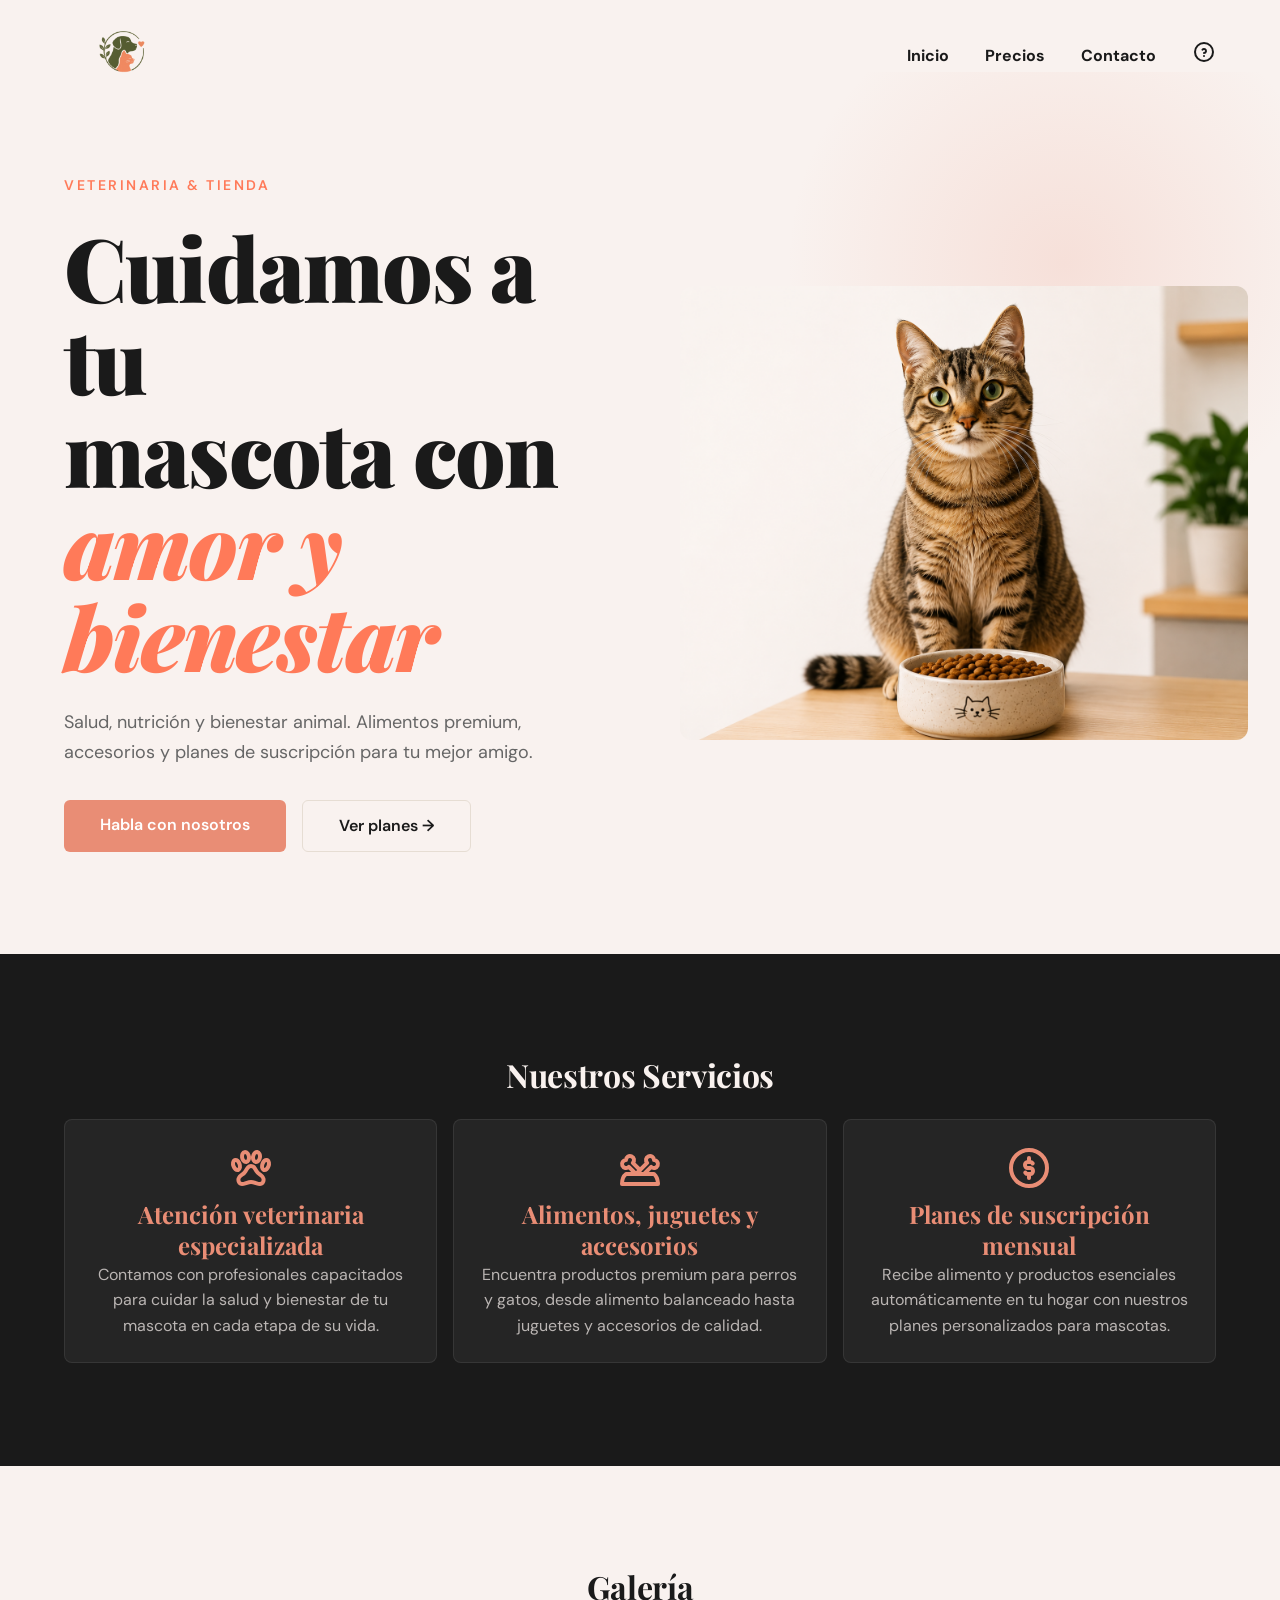
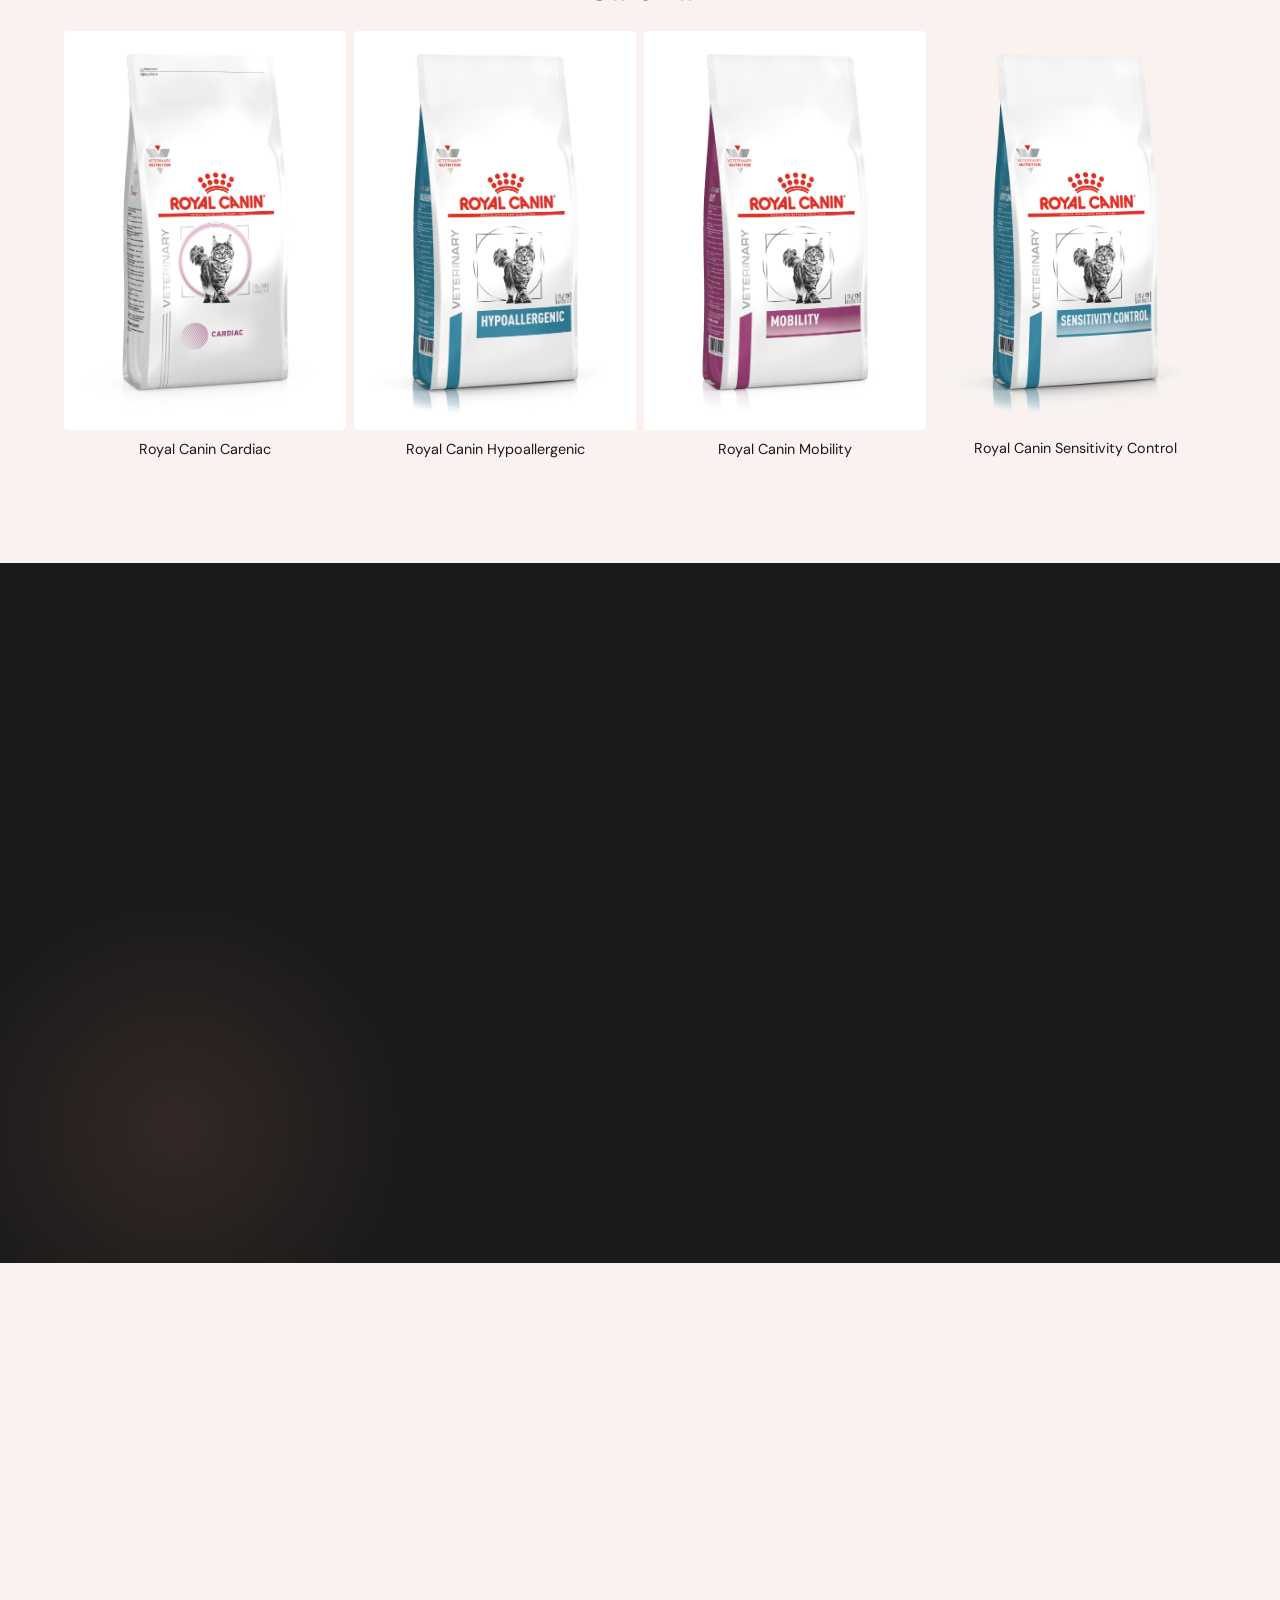
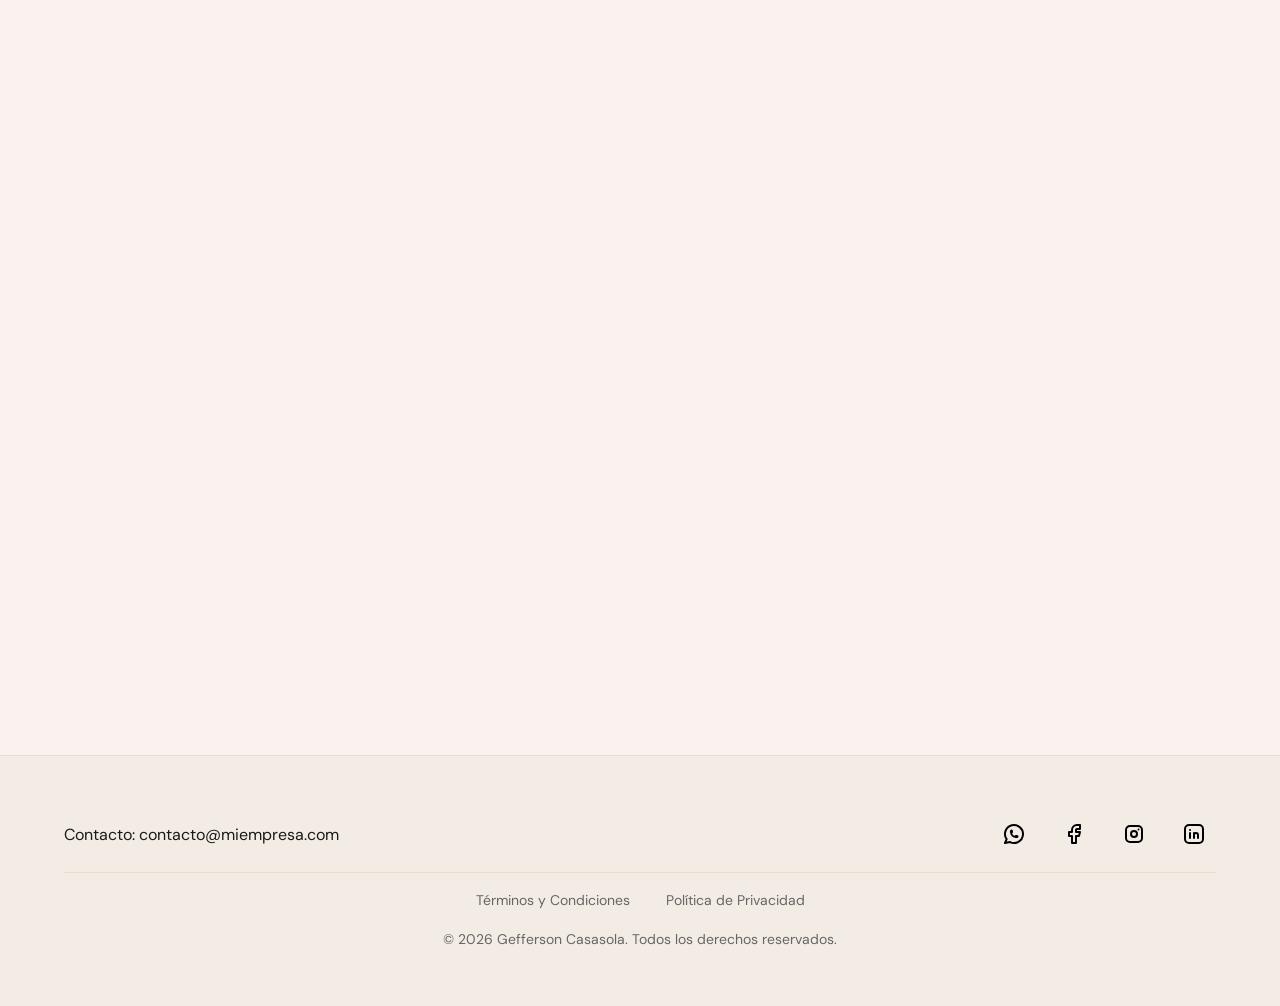
<file: index.html>
<!doctype html>
<html lang="es">
  <head>
    <meta charset="UTF-8" />
    <meta
      name="description"
      content="Descubre comida premium para gatos elaborada con ingredientes nutritivos y balanceados. Dale a tu mascota una alimentación saludable y deliciosa."
    />
    <meta name="viewport" content="width=device-width, initial-scale=1.0" />
    <link rel="preconnect" href="https://fonts.googleapis.com" />
    <link rel="preconnect" href="https://fonts.gstatic.com" crossorigin />
    <link
      href="https://fonts.googleapis.com/css2?family=Playfair+Display:ital,wght@0,700;0,900;1,700&family=DM+Sans:wght@400;500;600&display=swap"
      rel="stylesheet"
    />
    <link rel="stylesheet" href="css/styles.css" />
    <title>RivenPet | Veterinaria y tienda para mascotas</title>
  </head>
  <body>
    <header>
      <nav>
        <a href="index.html" class="logo"
          ><img src="img/logo-rivenpet.png" alt="logo"
        /></a>
        <div class="nav-links">
          <a href="index.html">Inicio</a>
          <a href="precios.html">Precios</a>
          <a href="#contacto">Contacto</a>
          <a href="faq.html" id="icono-faq" aria-label="Preguntas frecuentes">
            <svg
              xmlns="http://www.w3.org/2000/svg"
              width="24"
              height="24"
              viewBox="0 0 24 24"
              fill="none"
              stroke="currentColor"
              stroke-width="2"
              stroke-linecap="round"
              stroke-linejoin="round"
              class="icon icon-tabler icons-tabler-outline icon-tabler-help-circle"
            >
              <path stroke="none" d="M0 0h24v24H0z" fill="none" />
              <path d="M3 12a9 9 0 1 0 18 0a9 9 0 0 0 -18 0" />
              <path d="M12 16v.01" />
              <path
                d="M12 13a2 2 0 0 0 .914 -3.782a1.98 1.98 0 0 0 -2.414 .483"
              />
            </svg>
          </a>
        </div>
        <button
          class="btn-hamburger"
          aria-label="Abrir menú"
          aria-expanded="false"
          aria-controls="mobile-menu"
        >
          <span></span>
          <span></span>
          <span></span>
        </button>
      </nav>
    </header>

    <div class="nav-overlay" id="nav-overlay" aria-hidden="true"></div>
    <div class="mobile-menu" id="mobile-menu" aria-hidden="true">
      <nav>
        <a href="index.html">Inicio</a>
        <a href="precios.html">Precios</a>
        <a href="#contacto">Contacto</a>
        <a
          href="faq.html"
          id="icono-faq-mobile"
          aria-label="Preguntas frecuentes"
        >
          <svg
            xmlns="http://www.w3.org/2000/svg"
            width="20"
            height="20"
            viewBox="0 0 24 24"
            fill="none"
            stroke="currentColor"
            stroke-width="2"
            stroke-linecap="round"
            stroke-linejoin="round"
          >
            <path stroke="none" d="M0 0h24v24H0z" fill="none" />
            <path d="M3 12a9 9 0 1 0 18 0a9 9 0 0 0 -18 0" />
            <path d="M12 16v.01" />
            <path
              d="M12 13a2 2 0 0 0 .914 -3.782a1.98 1.98 0 0 0 -2.414 .483"
            />
          </svg>
          Preguntas frecuentes
        </a>
      </nav>
    </div>
    <main>
      <section id="hero">
        <div class="hero-text">
          <p class="hero-eyebrow" data-reveal="up" style="--delay: 0ms">
            Veterinaria & Tienda
          </p>
          <h1 data-reveal="up" style="--delay: 80ms">
            Cuidamos a tu<br />
            mascota con<br />
            <em class="texto-destacado">amor y<br />bienestar</em>
          </h1>
          <p class="hero-desc" data-reveal="up" style="--delay: 160ms">
            Salud, nutrición y bienestar animal. Alimentos premium, accesorios y
            planes de suscripción para tu mejor amigo.
          </p>
          <div class="hero-actions" data-reveal="up" style="--delay: 240ms">
            <a href="#contacto" class="btn btn-primary">Habla con nosotros</a>
            <a href="precios.html" class="btn btn-ghost">Ver planes →</a>
          </div>
        </div>
        <div class="hero-image-wrap" data-reveal="scale" style="--delay: 200ms">
          <img
            src="img/hero.png"
            alt="Gato atigrado sentado junto a un plato de comida para gatos en un entorno minimalista"
          />
        </div>
      </section>
      <section id="caracteristicas">
        <h2 data-reveal="up">Nuestros Servicios</h2>

        <div class="cards">
          <article class="card" data-reveal="up" style="--delay: 0ms">
            <svg
              xmlns="http://www.w3.org/2000/svg"
              width="48"
              height="48"
              viewBox="0 0 24 24"
              fill="none"
              stroke="currentColor"
              stroke-width="2"
              stroke-linecap="round"
              stroke-linejoin="round"
              class="icon icon-tabler icons-tabler-outline icon-tabler-paw"
            >
              <path stroke="none" d="M0 0h24v24H0z" fill="none" />
              <path
                d="M14.7 13.5c-1.1 -2 -1.441 -2.5 -2.7 -2.5c-1.259 0 -1.736 .755 -2.836 2.747c-.942 1.703 -2.846 1.845 -3.321 3.291c-.097 .265 -.145 .677 -.143 .962c0 1.176 .787 2 1.8 2c1.259 0 3 -1 4.5 -1s3.241 1 4.5 1c1.013 0 1.8 -.823 1.8 -2c0 -.285 -.049 -.697 -.146 -.962c-.475 -1.451 -2.512 -1.835 -3.454 -3.538"
              />
              <path
                d="M20.188 8.082a1.039 1.039 0 0 0 -.406 -.082h-.015c-.735 .012 -1.56 .75 -1.993 1.866c-.519 1.335 -.28 2.7 .538 3.052c.129 .055 .267 .082 .406 .082c.739 0 1.575 -.742 2.011 -1.866c.516 -1.335 .273 -2.7 -.54 -3.052l-.001 0"
              />
              <path
                d="M9.474 9c.055 0 .109 0 .163 -.011c.944 -.128 1.533 -1.346 1.32 -2.722c-.203 -1.297 -1.047 -2.267 -1.932 -2.267c-.055 0 -.109 0 -.163 .011c-.944 .128 -1.533 1.346 -1.32 2.722c.204 1.293 1.048 2.267 1.933 2.267"
              />
              <path
                d="M16.456 6.733c.214 -1.376 -.375 -2.594 -1.32 -2.722a1.164 1.164 0 0 0 -.162 -.011c-.885 0 -1.728 .97 -1.93 2.267c-.214 1.376 .375 2.594 1.32 2.722c.054 .007 .108 .011 .162 .011c.885 0 1.73 -.974 1.93 -2.267"
              />
              <path
                d="M5.69 12.918c.816 -.352 1.054 -1.719 .536 -3.052c-.436 -1.124 -1.271 -1.866 -2.009 -1.866c-.14 0 -.277 .027 -.407 .082c-.816 .352 -1.054 1.719 -.536 3.052c.436 1.124 1.271 1.866 2.009 1.866c.14 0 .277 -.027 .407 -.082"
              />
            </svg>
            <h3>Atención veterinaria especializada</h3>
            <p>
              Contamos con profesionales capacitados para cuidar la salud y
              bienestar de tu mascota en cada etapa de su vida.
            </p>
          </article>

          <article class="card" data-reveal="up" style="--delay: 100ms">
            <svg
              xmlns="http://www.w3.org/2000/svg"
              width="48"
              height="48"
              viewBox="0 0 24 24"
              fill="none"
              stroke="currentColor"
              stroke-width="2"
              stroke-linecap="round"
              stroke-linejoin="round"
              class="icon icon-tabler icons-tabler-outline icon-tabler-dog-bowl"
            >
              <path stroke="none" d="M0 0h24v24H0z" fill="none" />
              <path
                d="M10 15l5.586 -5.585a2 2 0 1 1 3.414 -1.415a2 2 0 1 1 -1.413 3.414l-3.587 3.586"
              />
              <path
                d="M12 13l-3.586 -3.585a2 2 0 1 0 -3.414 -1.415a2 2 0 1 0 1.413 3.414l3.587 3.586"
              />
              <path
                d="M3 20h18c-.175 -1.671 -.046 -3.345 -2 -5h-14c-1.333 1 -2 2.667 -2 5"
              />
            </svg>
            <h3>Alimentos, juguetes y accesorios</h3>
            <p>
              Encuentra productos premium para perros y gatos, desde alimento
              balanceado hasta juguetes y accesorios de calidad.
            </p>
          </article>

          <article class="card" data-reveal="up" style="--delay: 200ms">
            <svg
              xmlns="http://www.w3.org/2000/svg"
              width="48"
              height="48"
              viewBox="0 0 24 24"
              fill="none"
              stroke="currentColor"
              stroke-width="2"
              stroke-linecap="round"
              stroke-linejoin="round"
              class="icon icon-tabler icons-tabler-outline icon-tabler-premium-rights"
            >
              <path stroke="none" d="M0 0h24v24H0z" fill="none" />
              <path d="M3 12a9 9 0 1 0 18 0a9 9 0 1 0 -18 0" />
              <path
                d="M13.867 9.75c-.246 -.48 -.708 -.769 -1.2 -.75h-1.334c-.736 0 -1.333 .67 -1.333 1.5c0 .827 .597 1.499 1.333 1.499h1.334c.736 0 1.333 .671 1.333 1.5c0 .828 -.597 1.499 -1.333 1.499h-1.334c-.492 .019 -.954 -.27 -1.2 -.75"
              />
              <path d="M12 7v2" />
              <path d="M12 15v2" />
            </svg>
            <h3>Planes de suscripción mensual</h3>
            <p>
              Recibe alimento y productos esenciales automáticamente en tu hogar
              con nuestros planes personalizados para mascotas.
            </p>
          </article>
        </div>
      </section>
      <section id="galeria">
        <h2 data-reveal="up">Galería</h2>

        <div class="galeria">
          <figure data-reveal="scale" style="--delay: 0ms">
            <img src="img/royal-canin-cardiac.jpg" alt="Royal Canin Cardiac" />
            <figcaption>Royal Canin Cardiac</figcaption>
          </figure>

          <figure data-reveal="scale" style="--delay: 80ms">
            <img
              src="img/royal-canin-hypoallergenic.jpg"
              alt="Royal Canin Hypoallergenic"
            />
            <figcaption>Royal Canin Hypoallergenic</figcaption>
          </figure>

          <figure data-reveal="scale" style="--delay: 160ms">
            <img
              src="img/royal-canin-mobility.jpg"
              alt="Royal Canin Mobility"
            />
            <figcaption>Royal Canin Mobility</figcaption>
          </figure>

          <figure data-reveal="scale" style="--delay: 240ms">
            <img
              src="img/royal-canin-sensitivity-control.png"
              alt="Royal Canin Sensitivity Control"
            />
            <figcaption>Royal Canin Sensitivity Control</figcaption>
          </figure>
        </div>
      </section>
      <section id="confianza">
        <div class="confianza-inner">
          <p class="confianza-eyebrow" data-reveal="fade">
            Más de 500 mascotas felices
          </p>
          <h2 data-reveal="up" style="--delay: 80ms">
            La salud de tu mascota<br />
            <em>no debería ser una duda</em>
          </h2>
          <div class="testimonios">
            <figure class="testimonio" data-reveal="up" style="--delay: 0ms">
              <blockquote>
                "Desde que entramos al plan Premium, Mochi recibe sus chequeos
                sin estrés y nosotros tenemos la tranquilidad de que está en
                buenas manos."
              </blockquote>
              <figcaption>— Valeria R., dueña de Mochi 🐾</figcaption>
            </figure>
            <figure class="testimonio" data-reveal="up" style="--delay: 120ms">
              <blockquote>
                "El equipo de RivenPet atendió a Copito en una emergencia
                nocturna. Profesionalismo y calidez en todo momento."
              </blockquote>
              <figcaption>— Carlos M., dueño de Copito 🐶</figcaption>
            </figure>
            <figure class="testimonio" data-reveal="up" style="--delay: 240ms">
              <blockquote>
                "Los productos son de primera calidad y el descuento del plan
                Bienestar realmente se nota en mi presupuesto mensual."
              </blockquote>
              <figcaption>— Lucía T., dueña de Canela 🐱</figcaption>
            </figure>
          </div>
          <div data-reveal="up" style="--delay: 300ms">
            <a href="precios.html" class="btn btn-confianza"
              >Ver todos los planes →</a
            >
          </div>
        </div>
      </section>
      <section id="contacto">
        <h2 data-reveal="up">Contáctanos</h2>
        <form data-reveal="up" style="--delay: 100ms">
          <label for="nombre">Nombre (mín. 3 caracteres)</label>
          <input
            type="text"
            id="nombre"
            name="nombre"
            required
            minlength="3"
            placeholder="Ej.: Michi Aventurero"
          />

          <label for="email">Correo electrónico</label>
          <input
            type="email"
            id="email"
            name="email"
            required
            placeholder="Ej.: michi@bigotes.com"
          />

          <label for="telefono">Teléfono (9 dígitos)</label>
          <input
            type="tel"
            id="telefono"
            name="telefono"
            pattern="[0-9]{9}"
            required
          />

          <label for="motivo">Motivo del contacto</label>
          <select id="motivo" name="motivo" required>
            <option value="">Selecciona un motivo</option>
            <option value="consulta">Consulta</option>
            <option value="reclamo">Reclamo</option>
            <option value="sugerencia">Sugerencia</option>
          </select>

          <label for="mensaje">Mensaje</label>
          <textarea
            id="mensaje"
            placeholder="Escribe aqui un mensaje..."
          ></textarea>

          <label>
            <input type="checkbox" id="acepto" name="acepto" required />
            Acepto los términos y condiciones
          </label>

          <button type="submit">Enviar</button>
        </form>
      </section>
    </main>
    <footer>
      <div class="footer-principal">
        <p>Contacto: contacto@miempresa.com</p>

        <div class="redes">
          <a href="#" aria-label="Escríbenos al WhatsApp">
            <img src="img/whatsapp.svg" alt="" width="32" height="32" />
          </a>

          <a href="#" aria-label="Síguenos en Facebook">
            <img src="img/facebook.svg" alt="" width="32" height="32" />
          </a>

          <a href="#" aria-label="Síguenos en Instagram">
            <img src="img/instagram.svg" alt="" width="32" height="32" />
          </a>

          <a href="#" aria-label="Síguenos en LinkedIn">
            <img src="img/linkedin.svg" alt="" width="32" height="32" />
          </a>
        </div>
      </div>

      <div class="footer-legal">
        <a href="#">Términos y Condiciones</a>
        <a href="#">Política de Privacidad</a>
      </div>

      <p class="copyright">
        © 2026 Gefferson Casasola. Todos los derechos reservados.
      </p>
    </footer>
    <script src="js/main.js"></script>
  </body>
</html>
</file>
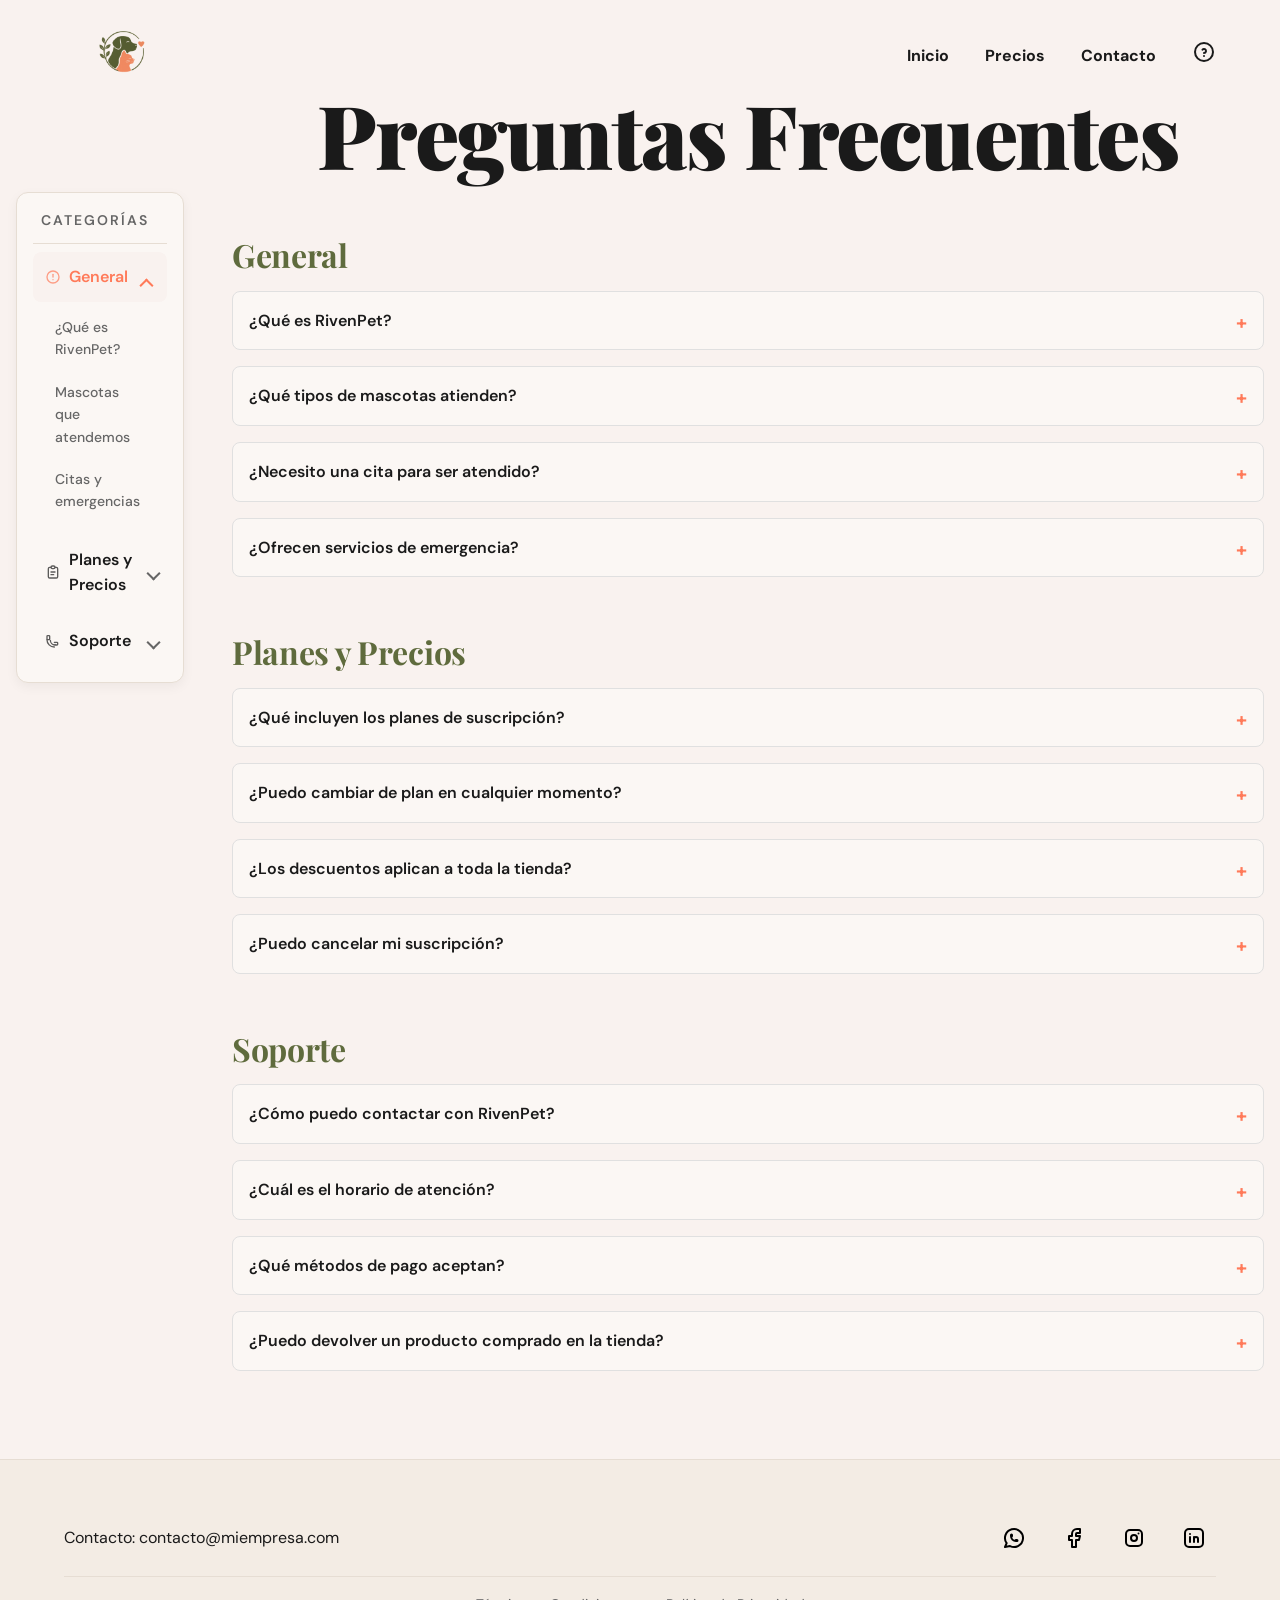
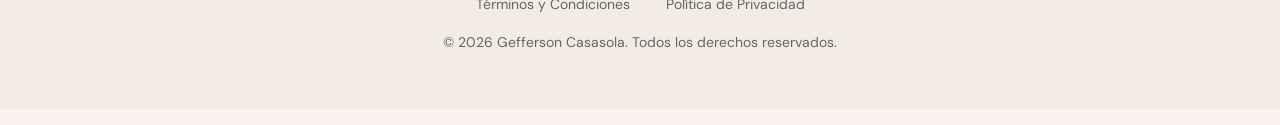
<file: faq.html>
<!doctype html>
<html lang="es">
  <head>
    <meta charset="UTF-8" />
    <meta name="viewport" content="width=device-width, initial-scale=1.0" />
    <link rel="preconnect" href="https://fonts.googleapis.com" />
    <link rel="preconnect" href="https://fonts.gstatic.com" crossorigin />
    <link href="https://fonts.googleapis.com/css2?family=Playfair+Display:ital,wght@0,700;0,900;1,700&family=DM+Sans:wght@400;500;600&display=swap" rel="stylesheet" />
    <link rel="stylesheet" href="css/styles.css" />
    <title>RivenPet | Preguntas Frecuentes</title>
  </head>
  <body class="faq-layout">
    <header>
      <nav>
        <a href="index.html" class="logo"
          ><img src="img/logo-rivenpet.png" alt="logo"
        /></a>
        <div class="nav-links">
          <a href="index.html">Inicio</a>
          <a href="precios.html">Precios</a>
          <a href="index.html#contacto">Contacto</a>
          <a href="faq.html" id="icono-faq" aria-label="Preguntas frecuentes">
            <svg
              xmlns="http://www.w3.org/2000/svg"
              width="24"
              height="24"
              viewBox="0 0 24 24"
              fill="none"
              stroke="currentColor"
              stroke-width="2"
              stroke-linecap="round"
              stroke-linejoin="round"
              class="icon icon-tabler icons-tabler-outline icon-tabler-help-circle"
            >
              <path stroke="none" d="M0 0h24v24H0z" fill="none" />
              <path d="M3 12a9 9 0 1 0 18 0a9 9 0 0 0 -18 0" />
              <path d="M12 16v.01" />
              <path
                d="M12 13a2 2 0 0 0 .914 -3.782a1.98 1.98 0 0 0 -2.414 .483"
              />
            </svg>
          </a>
        </div>
        <button
          class="btn-hamburger"
          aria-label="Abrir menú"
          aria-expanded="false"
          aria-controls="mobile-menu"
        >
          <span></span>
          <span></span>
          <span></span>
        </button>
      </nav>
    </header>

    <div class="nav-overlay" id="nav-overlay" aria-hidden="true"></div>
    <div class="mobile-menu" id="mobile-menu" aria-hidden="true">
      <nav>
        <a href="index.html">Inicio</a>
        <a href="precios.html">Precios</a>
        <a href="index.html#contacto">Contacto</a>
        <a href="faq.html" id="icono-faq-mobile" aria-label="Preguntas frecuentes">
          <svg
            xmlns="http://www.w3.org/2000/svg"
            width="20"
            height="20"
            viewBox="0 0 24 24"
            fill="none"
            stroke="currentColor"
            stroke-width="2"
            stroke-linecap="round"
            stroke-linejoin="round"
          >
            <path stroke="none" d="M0 0h24v24H0z" fill="none" />
            <path d="M3 12a9 9 0 1 0 18 0a9 9 0 0 0 -18 0" />
            <path d="M12 16v.01" />
            <path d="M12 13a2 2 0 0 0 .914 -3.782a1.98 1.98 0 0 0 -2.414 .483" />
          </svg>
          Preguntas frecuentes
        </a>
      </nav>
    </div>
    <nav class="faq-nav" data-reveal="left">
      <p class="faq-nav-label">Categorías</p>

      <details class="faq-nav-group" open>
        <summary>
          <svg xmlns="http://www.w3.org/2000/svg" width="16" height="16" viewBox="0 0 24 24" fill="none" stroke="currentColor" stroke-width="2" stroke-linecap="round" stroke-linejoin="round"><path stroke="none" d="M0 0h24v24H0z" fill="none"/><path d="M3 12a9 9 0 1 0 18 0a9 9 0 0 0 -18 0"/><path d="M12 8v4"/><path d="M12 16v.01"/></svg>
          General
        </summary>
        <ul>
          <li><a href="#general">¿Qué es RivenPet?</a></li>
          <li><a href="#general">Mascotas que atendemos</a></li>
          <li><a href="#general">Citas y emergencias</a></li>
        </ul>
      </details>

      <details class="faq-nav-group">
        <summary>
          <svg xmlns="http://www.w3.org/2000/svg" width="16" height="16" viewBox="0 0 24 24" fill="none" stroke="currentColor" stroke-width="2" stroke-linecap="round" stroke-linejoin="round"><path stroke="none" d="M0 0h24v24H0z" fill="none"/><path d="M9 5H7a2 2 0 0 0 -2 2v12a2 2 0 0 0 2 2h10a2 2 0 0 0 2 -2V7a2 2 0 0 0 -2 -2h-2"/><path d="M9 5a2 2 0 0 1 2 -2h2a2 2 0 0 1 2 2v0a2 2 0 0 1 -2 2h-2a2 2 0 0 1 -2 -2z"/><path d="M9 12h6"/><path d="M9 16h4"/></svg>
          Planes y Precios
        </summary>
        <ul>
          <li><a href="#precios">Qué incluyen los planes</a></li>
          <li><a href="#precios">Cambio de plan</a></li>
          <li><a href="#precios">Descuentos y cancelación</a></li>
        </ul>
      </details>

      <details class="faq-nav-group">
        <summary>
          <svg xmlns="http://www.w3.org/2000/svg" width="16" height="16" viewBox="0 0 24 24" fill="none" stroke="currentColor" stroke-width="2" stroke-linecap="round" stroke-linejoin="round"><path stroke="none" d="M0 0h24v24H0z" fill="none"/><path d="M3 5a1 1 0 0 1 1 -1h2a1 1 0 0 1 1 1v4a1 1 0 0 1 -1 1h-2a1 1 0 0 1 -1 -1z"/><path d="M3 10a11 11 0 0 0 11 11"/><path d="M14 14h4a1 1 0 0 1 1 1v2a1 1 0 0 1 -1 1h-2a1 1 0 0 1 -1 -1"/><path d="M8 11a7 7 0 0 0 7 7"/></svg>
          Soporte
        </summary>
        <ul>
          <li><a href="#soporte">Contacto y horario</a></li>
          <li><a href="#soporte">Métodos de pago</a></li>
          <li><a href="#soporte">Devoluciones</a></li>
        </ul>
      </details>
    </nav>
    <main class="faq-main">
      <h1 data-reveal="up">Preguntas Frecuentes</h1>

      <section id="general">
        <h2 data-reveal="up">General</h2>

        <details data-reveal="up" style="--delay:0ms">
          <summary>¿Qué es RivenPet?</summary>
          <p>
            RivenPet es una veterinaria y tienda especializada en el cuidado
            integral de mascotas. Ofrecemos consultas veterinarias, vacunación,
            productos de alimentación premium y planes de bienestar para perros
            y gatos.
          </p>
        </details>

        <details data-reveal="up" style="--delay:60ms">
          <summary>¿Qué tipos de mascotas atienden?</summary>
          <p>
            Atendemos principalmente perros y gatos de todas las edades. Para
            otras especies, te recomendamos contactarnos previamente para
            confirmar la disponibilidad del servicio.
          </p>
        </details>

        <details data-reveal="up" style="--delay:120ms">
          <summary>¿Necesito una cita para ser atendido?</summary>
          <p>
            Recomendamos agendar una cita para garantizar una atención más
            rápida, aunque también aceptamos visitas según disponibilidad.
          </p>
        </details>

        <details data-reveal="up" style="--delay:180ms">
          <summary>¿Ofrecen servicios de emergencia?</summary>
          <p>
            Sí. Contamos con atención para emergencias veterinarias durante
            nuestro horario de atención. Para casos urgentes, comunícate con
            nosotros lo antes posible.
          </p>
        </details>
      </section>

      <section id="precios">
        <h2 data-reveal="up">Planes y Precios</h2>

        <details data-reveal="up" style="--delay:0ms">
          <summary>¿Qué incluyen los planes de suscripción?</summary>
          <p>
            Nuestros planes incluyen beneficios como consultas veterinarias,
            descuentos en productos, recordatorios de vacunación y promociones
            exclusivas según el nivel de suscripción elegido.
          </p>
        </details>

        <details data-reveal="up" style="--delay:60ms">
          <summary>¿Puedo cambiar de plan en cualquier momento?</summary>
          <p>
            Sí. Puedes actualizar o cambiar tu plan cuando lo necesites para
            adaptarlo mejor a las necesidades de tu mascota.
          </p>
        </details>

        <details data-reveal="up" style="--delay:120ms">
          <summary>¿Los descuentos aplican a toda la tienda?</summary>
          <p>
            Los descuentos aplican a la mayoría de productos y servicios.
            Algunas promociones especiales o productos de terceros pueden estar
            excluidos.
          </p>
        </details>

        <details data-reveal="up" style="--delay:180ms">
          <summary>¿Puedo cancelar mi suscripción?</summary>
          <p>
            Sí. Puedes cancelar tu suscripción en cualquier momento. Los
            beneficios permanecerán activos hasta el final del período
            contratado.
          </p>
        </details>
      </section>

      <section id="soporte">
        <h2 data-reveal="up">Soporte</h2>

        <details data-reveal="up" style="--delay:0ms">
          <summary>¿Cómo puedo contactar con RivenPet?</summary>
          <p>
            Puedes comunicarte con nosotros mediante WhatsApp, correo
            electrónico o nuestras redes sociales. Nuestro equipo estará
            encantado de ayudarte.
          </p>
        </details>

        <details data-reveal="up" style="--delay:60ms">
          <summary>¿Cuál es el horario de atención?</summary>
          <p>
            Atendemos de lunes a sábado de 9:00 a.m. a 7:00 p.m. Los horarios
            pueden variar en días festivos.
          </p>
        </details>

        <details data-reveal="up" style="--delay:120ms">
          <summary>¿Qué métodos de pago aceptan?</summary>
          <p>
            Aceptamos tarjetas de crédito y débito, transferencias bancarias y
            pagos mediante billeteras digitales compatibles.
          </p>
        </details>

        <details data-reveal="up" style="--delay:180ms">
          <summary>¿Puedo devolver un producto comprado en la tienda?</summary>
          <p>
            Sí. Las devoluciones están sujetas a nuestras políticas de cambios y
            devoluciones. El producto debe encontrarse en buen estado y dentro
            del plazo establecido.
          </p>
        </details>
      </section>
    </main>
    <footer>
      <div class="footer-principal">
        <p>Contacto: contacto@miempresa.com</p>

        <div class="redes">
          <a href="#" aria-label="Escríbenos al WhatsApp">
            <img src="img/whatsapp.svg" alt="" width="32" height="32" />
          </a>

          <a href="#" aria-label="Síguenos en Facebook">
            <img src="img/facebook.svg" alt="" width="32" height="32" />
          </a>

          <a href="#" aria-label="Síguenos en Instagram">
            <img src="img/instagram.svg" alt="" width="32" height="32" />
          </a>

          <a href="#" aria-label="Síguenos en LinkedIn">
            <img src="img/linkedin.svg" alt="" width="32" height="32" />
          </a>
        </div>
      </div>

      <div class="footer-legal">
        <a href="#">Términos y Condiciones</a>
        <a href="#">Política de Privacidad</a>
      </div>

      <p class="copyright">
        © 2026 Gefferson Casasola. Todos los derechos reservados.
      </p>
    </footer>
    <script src="js/main.js"></script>
  </body>
</html>
</file>
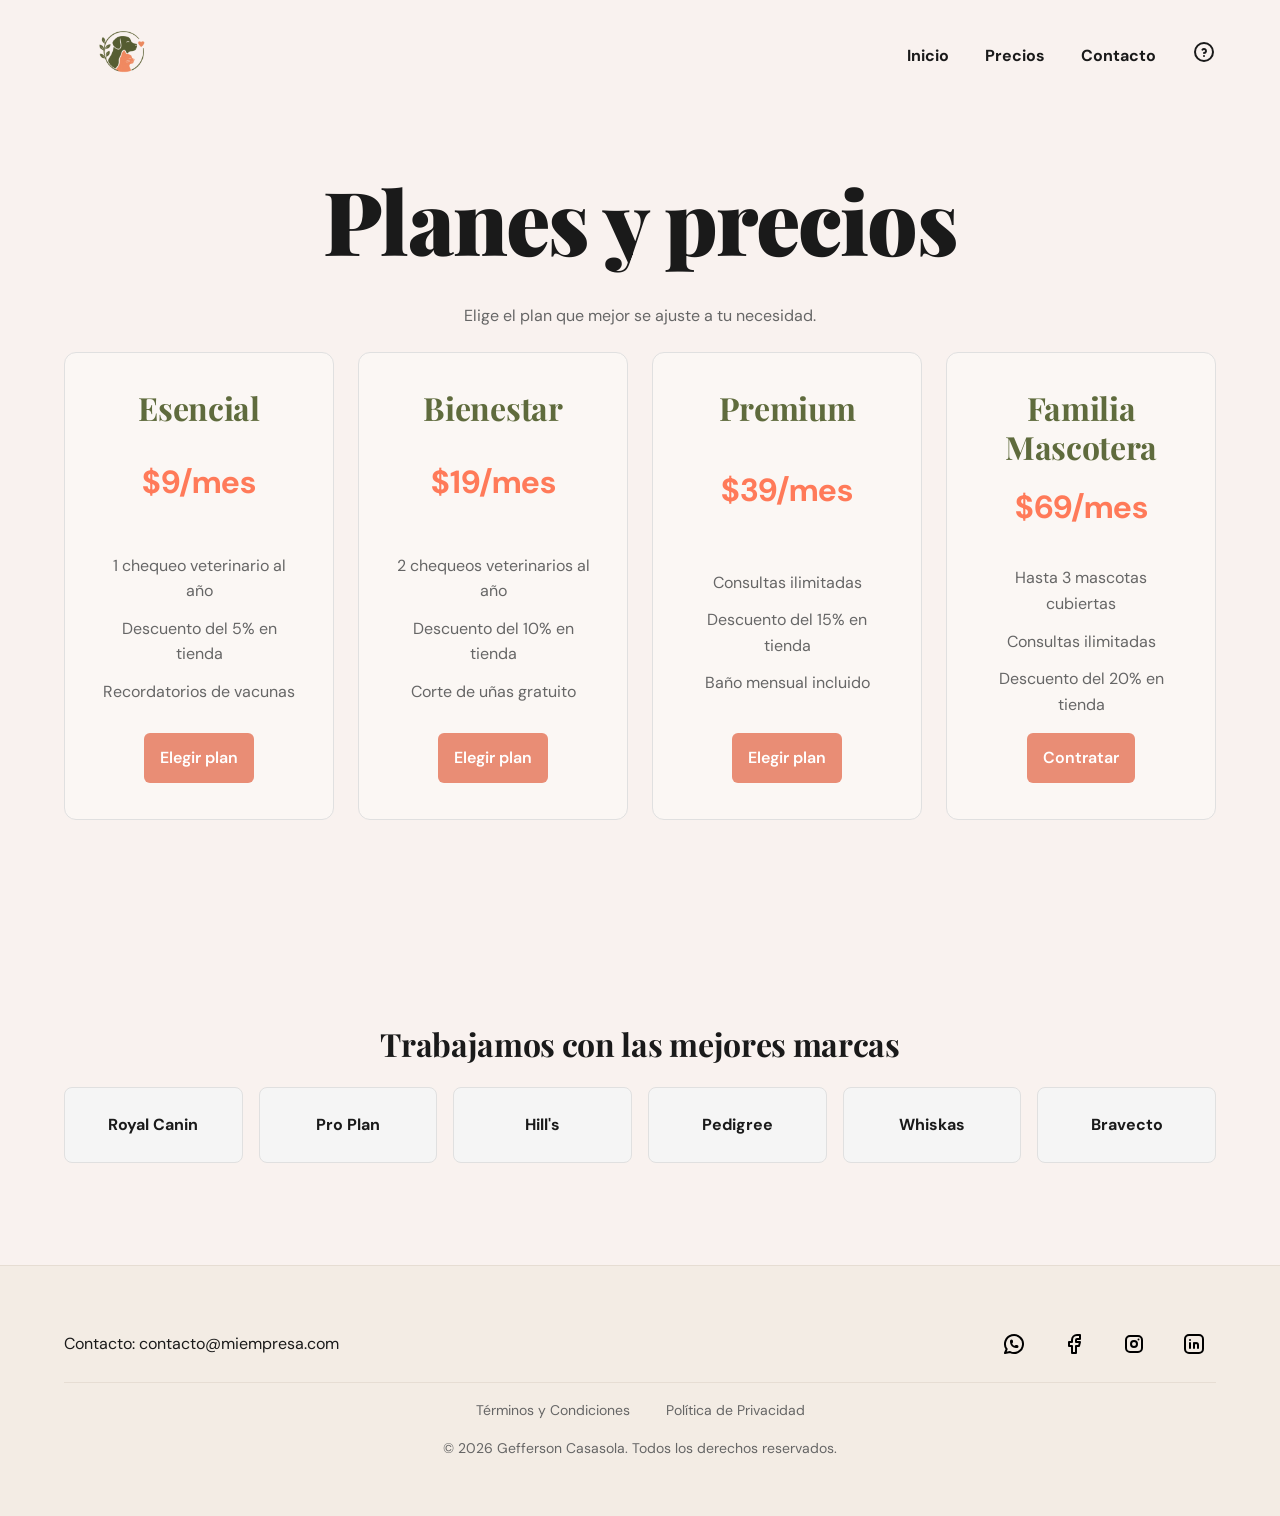
<file: precios.html>
<!doctype html>
<html lang="es">
  <head>
    <meta charset="UTF-8" />
    <meta name="viewport" content="width=device-width, initial-scale=1.0" />
    <link rel="preconnect" href="https://fonts.googleapis.com" />
    <link rel="preconnect" href="https://fonts.gstatic.com" crossorigin />
    <link href="https://fonts.googleapis.com/css2?family=Playfair+Display:ital,wght@0,700;0,900;1,700&family=DM+Sans:wght@400;500;600&display=swap" rel="stylesheet" />
    <link rel="stylesheet" href="css/styles.css" />
    <title>RivenPet | Precios</title>
  </head>
  <body>
    <header>
      <nav>
        <a href="index.html" class="logo"
          ><img src="img/logo-rivenpet.png" alt="logo"
        /></a>
        <div class="nav-links">
          <a href="index.html">Inicio</a>
          <a href="precios.html">Precios</a>
          <a href="index.html#contacto">Contacto</a>
          <a href="faq.html" id="icono-faq" aria-label="Preguntas frecuentes">
            <svg
              xmlns="http://www.w3.org/2000/svg"
              width="24"
              height="24"
              viewBox="0 0 24 24"
              fill="none"
              stroke="currentColor"
              stroke-width="2"
              stroke-linecap="round"
              stroke-linejoin="round"
              class="icon icon-tabler icons-tabler-outline icon-tabler-help-circle"
            >
              <path stroke="none" d="M0 0h24v24H0z" fill="none" />
              <path d="M3 12a9 9 0 1 0 18 0a9 9 0 0 0 -18 0" />
              <path d="M12 16v.01" />
              <path
                d="M12 13a2 2 0 0 0 .914 -3.782a1.98 1.98 0 0 0 -2.414 .483"
              />
            </svg>
          </a>
        </div>
        <button
          class="btn-hamburger"
          aria-label="Abrir menú"
          aria-expanded="false"
          aria-controls="mobile-menu"
        >
          <span></span>
          <span></span>
          <span></span>
        </button>
      </nav>
    </header>

    <div class="nav-overlay" id="nav-overlay" aria-hidden="true"></div>
    <div class="mobile-menu" id="mobile-menu" aria-hidden="true">
      <nav>
        <a href="index.html">Inicio</a>
        <a href="precios.html">Precios</a>
        <a href="index.html#contacto">Contacto</a>
        <a href="faq.html" id="icono-faq-mobile" aria-label="Preguntas frecuentes">
          <svg
            xmlns="http://www.w3.org/2000/svg"
            width="20"
            height="20"
            viewBox="0 0 24 24"
            fill="none"
            stroke="currentColor"
            stroke-width="2"
            stroke-linecap="round"
            stroke-linejoin="round"
          >
            <path stroke="none" d="M0 0h24v24H0z" fill="none" />
            <path d="M3 12a9 9 0 1 0 18 0a9 9 0 0 0 -18 0" />
            <path d="M12 16v.01" />
            <path d="M12 13a2 2 0 0 0 .914 -3.782a1.98 1.98 0 0 0 -2.414 .483" />
          </svg>
          Preguntas frecuentes
        </a>
      </nav>
    </div>
    <main>
      <div id="content-precios">
        <h1 data-reveal="up">Planes y precios</h1>
        <p data-reveal="up" style="--delay:80ms">Elige el plan que mejor se ajuste a tu necesidad.</p>
      </div>
      <div class="planes">
        <article class="plan" data-reveal="up" style="--delay:0ms">
          <h2>Esencial</h2>
          <p class="precio">$9/mes</p>
          <ul>
            <li>1 chequeo veterinario al año</li>
            <li>Descuento del 5% en tienda</li>
            <li>Recordatorios de vacunas</li>
          </ul>
          <a href="#" class="btn">Elegir plan</a>
        </article>

        <article class="plan" data-reveal="up" style="--delay:80ms">
          <h2>Bienestar</h2>
          <p class="precio">$19/mes</p>
          <ul>
            <li>2 chequeos veterinarios al año</li>
            <li>Descuento del 10% en tienda</li>
            <li>Corte de uñas gratuito</li>
          </ul>
          <a href="#" class="btn">Elegir plan</a>
        </article>

        <article class="plan" data-reveal="up" style="--delay:160ms">
          <h2>Premium</h2>
          <p class="precio">$39/mes</p>
          <ul>
            <li>Consultas ilimitadas</li>
            <li>Descuento del 15% en tienda</li>
            <li>Baño mensual incluido</li>
          </ul>
          <a href="#" class="btn">Elegir plan</a>
        </article>

        <article class="plan" data-reveal="up" style="--delay:240ms">
          <h2>Familia Mascotera</h2>
          <p class="precio">$69/mes</p>
          <ul>
            <li>Hasta 3 mascotas cubiertas</li>
            <li>Consultas ilimitadas</li>
            <li>Descuento del 20% en tienda</li>
          </ul>
          <a href="#" class="btn">Contratar</a>
        </article>
      </div>
      <section class="clientes">
        <h2 data-reveal="up">Trabajamos con las mejores marcas</h2>

        <div class="logos">
          <div class="logo-cliente" data-reveal="scale" style="--delay:0ms">Royal Canin</div>
          <div class="logo-cliente" data-reveal="scale" style="--delay:60ms">Pro Plan</div>
          <div class="logo-cliente" data-reveal="scale" style="--delay:120ms">Hill's</div>
          <div class="logo-cliente" data-reveal="scale" style="--delay:180ms">Pedigree</div>
          <div class="logo-cliente" data-reveal="scale" style="--delay:240ms">Whiskas</div>
          <div class="logo-cliente" data-reveal="scale" style="--delay:300ms">Bravecto</div>
        </div>
      </section>
    </main>
    <footer>
      <div class="footer-principal">
        <p>Contacto: contacto@miempresa.com</p>

        <div class="redes">
          <a href="#" aria-label="Escríbenos al WhatsApp">
            <img src="img/whatsapp.svg" alt="" width="32" height="32" />
          </a>

          <a href="#" aria-label="Síguenos en Facebook">
            <img src="img/facebook.svg" alt="" width="32" height="32" />
          </a>

          <a href="#" aria-label="Síguenos en Instagram">
            <img src="img/instagram.svg" alt="" width="32" height="32" />
          </a>

          <a href="#" aria-label="Síguenos en LinkedIn">
            <img src="img/linkedin.svg" alt="" width="32" height="32" />
          </a>
        </div>
      </div>

      <div class="footer-legal">
        <a href="#">Términos y Condiciones</a>
        <a href="#">Política de Privacidad</a>
      </div>

      <p class="copyright">
        © 2026 Gefferson Casasola. Todos los derechos reservados.
      </p>
    </footer>
    <script src="js/main.js"></script>
  </body>
</html>
</file>
<file: css/styles.css>
* {
  margin: 0;
  padding: 0;
  box-sizing: border-box;
}

:root {
  /* Tipografía */
  --font-display: "Playfair Display", Georgia, serif;
  --font-text: "DM Sans", system-ui, -apple-system, sans-serif;

  /* Escala tipográfica fluida */
  --text-sm: clamp(0.8rem, 1.5vw, 0.875rem);
  --text-base: clamp(0.95rem, 1.8vw, 1rem);
  --text-lg: clamp(1.05rem, 2vw, 1.125rem);
  --text-xl: clamp(1.2rem, 2.5vw, 1.5rem);
  --text-2xl: clamp(1.5rem, 3vw, 2rem);
  --text-hero: clamp(2.8rem, 7vw, 5.5rem);

  /* ===== Colores principales ===== */
  --color-primary: #e98d75;
  --color-primary-dark: #ff7a59;

  /* ===== Colores secundarios ===== */
  --color-secondary: #5f6b3d;
  --color-secondary-light: #7b8a52;

  /* ===== Fondos ===== */
  --color-bg: #f9f2ef;
  --color-surface: #fbf7f4;
  --color-footer: #f3ece4;
  --color-bg-soft: #f5f5f5;
  --color-dark: #1a1a1a;

  /* ===== Texto ===== */
  --color-text: #1a1a1a;
  --color-text-muted: #666666;
  --color-text-light: #fff;

  /* ===== Bordes ===== */
  --color-border: #e6ddd3;
  --color-border-light: #e0e0e0;
  --color-border-input: #d8d8d8;

  /* ===== Sombras ===== */
  --shadow-sm: 0 4px 12px rgba(0, 0, 0, 0.05);
  --shadow-md: 0 8px 24px rgba(0, 0, 0, 0.12);
  --shadow-focus: rgba(255, 122, 89, 0.15);
  --shadow-hover: rgba(233, 141, 117, 0.3);

  /* ===== Border radius ===== */
  --radius-4: 4px;
  --radius-6: 6px;
  --radius-8: 8px;
  --radius-12: 12px;

  /* ===== Escala de espaciado exponencial (ratio ×1.5) ===== */
  /* s1=4 → s2=6 → s3=8 → s4=12 → s5=16 → s6=24 → s7=36 → s8=56 → s9=80 → s10=120 */
  --s1: 0.25rem; /*  4px  — separadores mínimos, iconos */
  --s2: 0.375rem; /*  6px  — gap inline */
  --s3: 0.5rem; /*  8px  — gap pequeño, padding xs */
  --s4: 0.75rem; /* 12px  — padding inputs, gap interno */
  --s5: 1rem; /* 16px  — padding base, gap cards */
  --s6: 1.5rem; /* 24px  — padding secciones internas */
  --s7: 2.25rem; /* 36px  — gap entre bloques */
  --s8: 3.5rem; /* 56px  — padding secciones */
  --s9: 5rem; /* 80px  — margen entre secciones grandes */
  --s10: 7.5rem; /* 120px — espaciado máximo / hero */

  /* Espacio de sección fluido: crece con el viewport */
  --section-pad-y: clamp(var(--s8), 8vw, var(--s10));
  --section-pad-x: clamp(var(--s6), 5vw, var(--s9));

  --transition-fast: 0.2s ease;
  --transition-medium: 0.25s ease;
  --transition-normal: 0.3s ease;
}

body {
  font-family: var(--font-text);
  font-size: var(--text-base);
  line-height: 1.6;
  color: var(--color-text);
  background-color: var(--color-bg);
}

header {
  position: fixed;
  top: 0;
  left: 0;
  right: 0;
  z-index: 100;
  background: transparent;
  border-bottom: 1px solid transparent;
  transition:
    background-color var(--transition-normal),
    border-color var(--transition-normal),
    box-shadow var(--transition-normal);
}

header.is-scrolled {
  background: rgba(249, 242, 239, 0.82);
  backdrop-filter: blur(16px);
  -webkit-backdrop-filter: blur(16px);
  border-bottom-color: var(--color-border);
  box-shadow: var(--shadow-sm);
}

header nav {
  display: flex;
  align-items: center;
  gap: var(--s7);
  padding: var(--s5) var(--section-pad-x);
}

nav a {
  text-decoration: none;
  color: var(--color-text);
  font-weight: 700;
  transition: color var(--transition-fast);
}

nav a:hover {
  color: var(--color-primary-dark);
}

header nav .logo {
  margin-right: auto;
  display: flex;
  align-items: center;
  gap: 0.5rem;
}

header nav .logo img {
  width: 120px;
  height: auto;
  display: block;
}

/* ========================= MOBILE NAV ========================= */

.nav-links {
  display: flex;
  align-items: center;
  gap: var(--s7);
}

.btn-hamburger {
  display: none;
  flex-direction: column;
  justify-content: center;
  align-items: center;
  gap: 5px;
  width: 40px;
  height: 40px;
  background: none;
  border: none;
  cursor: pointer;
  padding: 4px;
  border-radius: var(--radius-6);
  transition: background-color var(--transition-fast);
  z-index: 1001;
}

.btn-hamburger:hover {
  background-color: var(--color-border);
}

.btn-hamburger span {
  display: block;
  width: 22px;
  height: 2px;
  background-color: var(--color-text);
  border-radius: 2px;
  transition:
    transform var(--transition-medium),
    opacity var(--transition-medium);
  transform-origin: center;
}

/* Animación a X al abrir */
.btn-hamburger.is-open span:nth-child(1) {
  transform: translateY(7px) rotate(45deg);
}
.btn-hamburger.is-open span:nth-child(2) {
  opacity: 0;
  transform: scaleX(0);
}
.btn-hamburger.is-open span:nth-child(3) {
  transform: translateY(-7px) rotate(-45deg);
}

/* Overlay oscuro */
.nav-overlay {
  display: none;
  position: fixed;
  inset: 0;
  background: rgba(0, 0, 0, 0.4);
  z-index: 998;
  opacity: 0;
  transition: opacity var(--transition-normal);
}

.nav-overlay.is-visible {
  display: block;
  opacity: 1;
}

/* Menú móvil deslizante */
.mobile-menu {
  display: none;
  position: fixed;
  top: 0;
  left: 0;
  right: 0;
  z-index: 999;
  background: var(--color-surface);
  border-bottom: 1px solid var(--color-border);
  box-shadow: var(--shadow-md);
  padding: var(--s9) var(--s6) var(--s6);
  transform: translateY(-100%);
  transition: transform var(--transition-medium);
}

.mobile-menu.is-open {
  transform: translateY(0);
}

.mobile-menu nav {
  display: flex;
  flex-direction: column;
  gap: var(--s1);
}

.mobile-menu nav a {
  display: block;
  padding: var(--s4) var(--s5);
  font-size: 1.05rem;
  font-weight: 700;
  color: var(--color-text);
  text-decoration: none;
  border-radius: var(--radius-8);
  transition:
    background-color var(--transition-fast),
    color var(--transition-fast);
}

.mobile-menu nav a:hover {
  background-color: var(--color-border);
  color: var(--color-primary-dark);
}

.mobile-menu nav a#icono-faq-mobile {
  display: flex;
  align-items: center;
  gap: 0.5rem;
}

@media (max-width: 639px) {
  .btn-hamburger {
    display: flex;
  }

  .nav-links {
    display: none;
  }

  .mobile-menu {
    display: block;
  }
}

#hero {
  display: grid;
  grid-template-columns: 1fr;
  gap: var(--s8);
  padding: var(--section-pad-y) var(--section-pad-x);
  min-height: 85vh;
  align-items: center;
  overflow: hidden;
  position: relative;
}

/* Acento decorativo de fondo */
#hero::before {
  content: "";
  position: absolute;
  top: -10%;
  right: -5%;
  width: clamp(280px, 45vw, 560px);
  height: clamp(280px, 45vw, 560px);
  background: radial-gradient(
    circle,
    rgba(233, 141, 117, 0.18) 0%,
    transparent 70%
  );
  border-radius: 50%;
  pointer-events: none;
  z-index: 0;
}

.hero-text {
  position: relative;
  z-index: 1;
  display: flex;
  flex-direction: column;
  gap: var(--s6);
}

.hero-eyebrow {
  font-family: var(--font-text);
  font-size: var(--text-sm);
  font-weight: 600;
  letter-spacing: 0.18em;
  text-transform: uppercase;
  color: var(--color-primary-dark);
}

h1 {
  font-family: var(--font-display);
  font-size: var(--text-hero);
  font-weight: 900;
  line-height: 1.05;
  letter-spacing: -0.02em;
  color: var(--color-text);
}

h1 em.texto-destacado {
  font-style: italic;
  color: var(--color-primary-dark);
  display: inline;
}

.hero-desc {
  font-size: var(--text-lg);
  color: var(--color-text-muted);
  max-width: 46ch;
  line-height: 1.7;
}

.hero-actions {
  display: flex;
  flex-wrap: wrap;
  gap: var(--s5);
  margin-top: var(--s3);
}

.btn {
  display: inline-block;
  padding: var(--s4) var(--s7);
  font-family: var(--font-text);
  font-size: var(--text-base);
  font-weight: 600;
  border-radius: var(--radius-6);
  text-decoration: none;
  transition:
    background-color var(--transition-fast),
    transform var(--transition-fast),
    box-shadow var(--transition-fast);
}

.btn-primary {
  background: var(--color-primary);
  color: var(--color-text-light);
}

.btn-primary:hover {
  background: var(--color-primary-dark);
  transform: translateY(-2px);
  box-shadow: 0 8px 20px var(--shadow-hover);
}

.btn-ghost {
  background: transparent;
  color: var(--color-text);
  border: 1.5px solid var(--color-border);
}

.btn-ghost:hover {
  border-color: var(--color-primary-dark);
  color: var(--color-primary-dark);
  transform: translateY(-2px);
}

.hero-image-wrap {
  position: relative;
  z-index: 1;
}

#hero img {
  width: 100%;
  max-width: 520px;
  height: auto;
  display: block;
  margin: 0 auto;
  border-radius: var(--radius-12);
}

h2 {
  font-family: var(--font-display);
  font-size: var(--text-2xl);
  font-weight: 700;
  line-height: 1.2;
  letter-spacing: -0.01em;
}

h3 {
  font-family: var(--font-display);
  font-size: var(--text-xl);
  font-weight: 700;
  line-height: 1.3;
}

#caracteristicas {
  padding: var(--section-pad-y) var(--section-pad-x);
  text-align: center;
  background-color: var(--color-dark);
}

#caracteristicas h2 {
  color: #f9f2ef;
}

.cards {
  display: flex;
  flex-wrap: wrap;
  gap: var(--s5);
  margin-top: var(--s6);
}

.card {
  color: var(--color-primary);
  flex-basis: 280px;
  flex-grow: 1;
  padding: var(--s6);
  border: 1px solid rgba(255, 255, 255, 0.08);
  border-radius: var(--radius-8);
  background: rgba(255, 255, 255, 0.05);
  text-align: center;
  transition:
    transform var(--transition-medium),
    box-shadow var(--transition-medium),
    background-color var(--transition-medium);
}

.card h3 {
  color: var(--color-primary);
}

.card p {
  color: rgba(249, 242, 239, 0.7);
}

.card:hover {
  transform: translateY(-6px);
  background: rgba(255, 255, 255, 0.08);
  box-shadow: 0 8px 32px rgba(0, 0, 0, 0.3);
  color: var(--color-primary-dark);
  border-top: 2px solid var(--color-primary);
}

.card:hover h3 {
  color: var(--color-primary-dark);
}

#galeria {
  padding: var(--section-pad-y) var(--section-pad-x);
  text-align: center;
}

.galeria {
  display: flex;
  flex-wrap: wrap;
  gap: var(--s3);
  margin-top: var(--s6);
}

.galeria figure {
  flex: 0 0 100%;
  margin: 0;
}

.galeria img {
  width: 100%;
  height: auto;
  display: block;
  border-radius: var(--radius-4);
  transition:
    transform var(--transition-normal),
    opacity var(--transition-normal);
}

.galeria img:hover {
  transform: scale(1.03);
  opacity: 0.9;
}

.galeria figcaption {
  margin-top: 8px;
  font-size: 0.9rem;
}

/* ========================= SECCIÓN OSCURA DE CONTRASTE ========================= */

#confianza {
  background-color: var(--color-dark);
  padding: var(--section-pad-y) var(--section-pad-x);
  position: relative;
  overflow: hidden;
}

#confianza::before {
  content: "";
  position: absolute;
  bottom: -15%;
  left: -5%;
  width: clamp(240px, 40vw, 480px);
  height: clamp(240px, 40vw, 480px);
  background: radial-gradient(
    circle,
    rgba(233, 141, 117, 0.12) 0%,
    transparent 70%
  );
  border-radius: 50%;
  pointer-events: none;
}

.confianza-inner {
  max-width: 1100px;
  margin: 0 auto;
  display: flex;
  flex-direction: column;
  align-items: center;
  gap: var(--s7);
  text-align: center;
}

.confianza-eyebrow {
  font-size: var(--text-sm);
  font-weight: 600;
  letter-spacing: 0.18em;
  text-transform: uppercase;
  color: var(--color-primary);
}

#confianza h2 {
  color: #f9f2ef;
  font-size: clamp(1.8rem, 4vw, 3.2rem);
  line-height: 1.1;
}

#confianza h2 em {
  font-style: italic;
  color: var(--color-primary);
}

.testimonios {
  display: grid;
  grid-template-columns: 1fr;
  gap: var(--s6);
  width: 100%;
}

.testimonio {
  background: rgba(255, 255, 255, 0.05);
  border: 1px solid rgba(255, 255, 255, 0.08);
  border-radius: var(--radius-12);
  padding: var(--s6);
  text-align: left;
  margin: 0;
  transition: background-color var(--transition-medium);
}

.testimonio:hover {
  background: rgba(255, 255, 255, 0.08);
}

.testimonio blockquote {
  font-size: var(--text-base);
  line-height: 1.75;
  color: rgba(249, 242, 239, 0.8);
  font-style: normal;
  margin: 0 0 var(--s5);
}

.testimonio figcaption {
  font-size: var(--text-sm);
  font-weight: 600;
  color: var(--color-primary);
}

.btn-confianza {
  display: inline-block;
  padding: var(--s4) var(--s7);
  background: transparent;
  color: #f9f2ef;
  border: 1.5px solid rgba(249, 242, 239, 0.3);
  border-radius: var(--radius-6);
  font-family: var(--font-text);
  font-size: var(--text-base);
  font-weight: 600;
  text-decoration: none;
  transition:
    border-color var(--transition-fast),
    color var(--transition-fast),
    transform var(--transition-fast);
}

.btn-confianza:hover {
  border-color: var(--color-primary);
  color: var(--color-primary);
  transform: translateY(-2px);
}

@media (min-width: 640px) {
  .testimonios {
    grid-template-columns: repeat(3, 1fr);
  }
}

/* ========================= CONTACTO ========================= */

#contacto {
  display: flex;
  flex-direction: column;
  align-items: center;
  text-align: center;
  padding: var(--section-pad-y) var(--section-pad-x);
}

#contacto h2 {
  margin-bottom: var(--s7);
}

#contacto form {
  display: flex;
  flex-direction: column;
  gap: var(--s4);
  width: 100%;
  max-width: 600px;
  margin: 0 auto;
  padding: var(--s8);
  background-color: var(--color-surface);
  border: 1px solid var(--color-border);
  border-radius: var(--radius-12);
  box-shadow: 0 4px 12px var(--shadow-sm);
}

#contacto label {
  text-align: left;
  font-weight: 600;
}

#contacto input,
#contacto textarea,
#contacto select {
  padding: var(--s4);
  border: 1px solid var(--color-border-input);
  border-radius: var(--radius-6);
  font: inherit;
  background-color: var(--color-text-light);
}

#contacto textarea {
  min-height: 120px;
  resize: vertical;
}

#contacto input:focus,
#contacto textarea:focus,
#contacto select:focus {
  outline: none;
  border-color: var(--color-primary-dark);
  box-shadow: 0 0 0 3px var(--shadow-focus);
}

#contacto button {
  margin-top: var(--s5);
  padding: var(--s4);
  background: var(--color-primary);
  color: var(--color-text-light);
  border: none;
  border-radius: var(--radius-6);
  font-weight: 600;
  cursor: pointer;
  transition:
    background-color var(--transition-fast),
    transform var(--transition-fast),
    box-shadow var(--transition-fast);
}

#contacto button:hover {
  background: var(--color-primary-dark);
  transform: translateY(-2px);
  box-shadow: 0 4px 12px var(--shadow-hover);
}

footer {
  display: flex;
  flex-direction: column;
  gap: var(--s5);
  padding: var(--s8) var(--section-pad-x);
  background-color: var(--color-footer);
  border-top: 1px solid var(--color-border);
}

.footer-principal {
  display: flex;
  flex-direction: column;
  align-items: center;
  gap: var(--s5);
  text-align: center;
}

.redes {
  display: flex;
  gap: var(--s5);
}

.redes a {
  display: flex;
  justify-content: center;
  align-items: center;
  width: 44px;
  height: 44px;
  border-radius: 50%;
  transition: transform var(--transition-fast);
}

.redes a:hover {
  transform: translateY(-2px);
  background-color: var(--color-primary-dark);
}

.redes img {
  width: 24px;
  height: 24px;
}

.footer-legal {
  display: flex;
  justify-content: center;
  gap: var(--s7);
  padding-top: var(--s5);
  border-top: 1px solid var(--color-border);
  flex-wrap: wrap;
}

.footer-legal a {
  text-decoration: none;
  color: var(--color-text-muted);
  font-size: 0.875rem;
}

.footer-legal a:hover {
  color: var(--color-primary-dark);
}

.copyright {
  font-size: 0.875rem;
  color: var(--color-text-muted);
  text-align: center;
}

main {
  padding-top: 72px; /* compensa el header fijo */
}

/* faq-layout usa grid, el header ya está en grid-area header,
   pero al ser fixed sale del flujo — compensamos en faq-nav y faq-main */
.faq-layout {
  padding-top: 72px;
}

#content-precios {
  text-align: center;
  padding: var(--section-pad-y) var(--section-pad-x) var(--s6);
}

#content-precios p {
  color: var(--color-text-muted);
  margin-top: var(--s7);
}

.planes {
  display: grid;
  gap: var(--s6);
  padding: 0 var(--section-pad-x) var(--section-pad-y);
  margin: 0 auto;
}

.plan {
  display: flex;
  flex-direction: column;
  align-items: center;
  justify-content: space-between;

  padding: var(--s7);
  background: var(--color-surface);

  border: 1px solid var(--color-border-light);
  border-radius: var(--radius-12);

  text-align: center;

  transition:
    transform var(--transition-medium),
    box-shadow var(--transition-medium);
}

.plan:hover {
  transform: translateY(-6px);
  box-shadow: var(--shadow-md);
}

.plan h2 {
  color: var(--color-secondary);
}

.plan .precio {
  font-size: 2rem;
  font-weight: 700;
  color: var(--color-primary-dark);
  margin: var(--s5) 0;
}

.plan ul {
  list-style: none;
  display: flex;
  flex-direction: column;
  gap: var(--s4);

  margin: var(--s5) 0;
  padding: 0;
}

.plan li {
  color: var(--color-text-muted);
}

.plan a {
  display: inline-block;

  padding: var(--s4) var(--s5);

  color: var(--color-text-light);
  background-color: var(--color-primary);

  text-decoration: none;
  font-weight: 600;

  border-radius: var(--radius-6);

  transition:
    background-color var(--transition-fast),
    transform var(--transition-fast);
}

.plan a:hover {
  background-color: var(--color-primary-dark);
  transform: translateY(-2px);
}

.clientes {
  padding: var(--section-pad-y) var(--section-pad-x);
  text-align: center;
}

.clientes h2 {
  margin-bottom: var(--s5);
}

.logos {
  display: grid;
  grid-template-columns: repeat(auto-fit, minmax(150px, 1fr));
  gap: var(--s5);
  margin-top: var(--s6);
}

.logo-cliente {
  padding: var(--s6);

  background: var(--color-bg-soft);

  border: 1px solid var(--color-border-light);
  border-radius: var(--radius-8);

  font-weight: 700;

  transition:
    transform var(--transition-fast),
    box-shadow var(--transition-fast);
}

.logo-cliente:hover {
  transform: translateY(-3px);
  box-shadow: var(--shadow-sm);
}

/* ========================= FAQ.HTML ========================= */

/* BASE: móvil — todo apilado en 1 columna */
.faq-layout {
  display: grid;
  grid-template-areas:
    "nav"
    "main"
    "footer";
  grid-template-columns: 1fr;
  gap: var(--s5);
  min-height: 100vh;
  padding-top: 72px;
}

.faq-layout header {
  grid-area: unset;
}

.faq-nav {
  grid-area: nav;
  padding: var(--s5);
  margin: var(--s10) var(--s5);
  background: var(--color-surface);
  border: 1px solid var(--color-border);
  border-radius: var(--radius-12);
  box-shadow: var(--shadow-sm);
  align-self: start;
}

.faq-nav-label {
  font-size: var(--text-sm);
  font-weight: 600;
  letter-spacing: 0.14em;
  text-transform: uppercase;
  color: var(--color-text-muted);
  padding: 0 var(--s3) var(--s4);
  border-bottom: 1px solid var(--color-border);
  margin-bottom: var(--s3);
}

/* Cada grupo del acordeón */
.faq-nav-group {
  border-radius: var(--radius-8);
  overflow: hidden;
}

.faq-nav-group + .faq-nav-group {
  margin-top: var(--s2);
}

.faq-nav-group summary {
  display: flex;
  align-items: center;
  gap: var(--s3);
  padding: var(--s4) var(--s4);
  font-weight: 600;
  font-size: var(--text-base);
  color: var(--color-text);
  cursor: pointer;
  list-style: none;
  border-radius: var(--radius-8);
  transition:
    background-color var(--transition-fast),
    color var(--transition-fast);
  position: relative;
}

.faq-nav-group summary::-webkit-details-marker {
  display: none;
}

/* Chevron via pseudo-element */
.faq-nav-group summary::after {
  content: "";
  position: absolute;
  right: var(--s4);
  top: 50%;
  transform: translateY(-50%);
  width: 8px;
  height: 8px;
  border-right: 2px solid var(--color-text-muted);
  border-bottom: 2px solid var(--color-text-muted);
  rotate: 45deg;
  transition:
    rotate var(--transition-fast),
    border-color var(--transition-fast);
}

.faq-nav-group[open] summary::after {
  rotate: -135deg;
}

.faq-nav-group summary:hover {
  background-color: var(--color-bg);
  color: var(--color-primary-dark);
}

.faq-nav-group summary:hover::after {
  border-color: var(--color-primary-dark);
}

.faq-nav-group[open] > summary {
  color: var(--color-primary-dark);
  background-color: var(--color-bg);
}

.faq-nav-group[open] > summary::after {
  border-color: var(--color-primary-dark);
}

.faq-nav-group svg {
  flex-shrink: 0;
  opacity: 0.7;
}

/* Links dentro del acordeón */
.faq-nav-group ul {
  list-style: none;
  padding: var(--s2) var(--s3) var(--s3);
  display: flex;
  flex-direction: column;
  gap: var(--s1);
}

.faq-nav-group ul li a {
  display: block;
  padding: var(--s3) var(--s4);
  font-size: var(--text-sm);
  font-weight: 500;
  color: var(--color-text-muted);
  text-decoration: none;
  border-radius: var(--radius-6);
  border-left: 2px solid transparent;
  transition:
    color var(--transition-fast),
    background-color var(--transition-fast),
    border-color var(--transition-fast);
}

.faq-nav-group ul li a:hover {
  color: var(--color-primary-dark);
  background-color: var(--color-bg);
  border-left-color: var(--color-primary-dark);
}

.faq-main {
  grid-area: main;
  padding: var(--s5);
}

.faq-layout h1 {
  text-align: center;
  margin-bottom: var(--s8);
}

.faq-main section {
  margin-bottom: var(--s8);
}

.faq-main h2 {
  margin-bottom: var(--s5);
  color: var(--color-secondary);
}

.faq-main details {
  background: var(--color-surface);

  border: 1px solid var(--color-border-light);
  border-radius: var(--radius-8);

  margin-bottom: var(--s5);
  padding: var(--s5);

  transition:
    box-shadow var(--transition-fast),
    transform var(--transition-fast);
}

.faq-main details:hover {
  box-shadow: var(--shadow-sm);
  transform: translateY(-2px);
}

.faq-main summary {
  font-weight: 600;
  cursor: pointer;
  list-style: none;
}

.faq-main summary::-webkit-details-marker {
  display: none;
}

.faq-main summary::after {
  content: "+";
  float: right;
  color: var(--color-primary-dark);
  font-size: 1.2rem;
  font-weight: 700;
}

.faq-main details[open] summary::after {
  content: "-";
}

.faq-main details p {
  margin-top: 1rem;
  color: var(--color-text-muted);
  line-height: 1.6;
}

.faq-layout footer {
  grid-area: footer;
}

/* ========================= REVEAL ANIMATIONS ========================= */

@media (prefers-reduced-motion: no-preference) {
  [data-reveal] {
    opacity: 0;
    transition:
      opacity 0.7s cubic-bezier(0.16, 1, 0.3, 1),
      transform 0.7s cubic-bezier(0.16, 1, 0.3, 1);
    transition-delay: var(--delay, 0ms);
  }

  [data-reveal="up"] {
    transform: translateY(40px);
  }
  [data-reveal="down"] {
    transform: translateY(-24px);
  }
  [data-reveal="left"] {
    transform: translateX(40px);
  }
  [data-reveal="right"] {
    transform: translateX(-40px);
  }
  [data-reveal="scale"] {
    transform: scale(0.92);
  }
  [data-reveal="fade"] {
    transform: none;
  }

  [data-reveal].is-visible {
    opacity: 1;
    transform: none;
  }
}

/* ========================= MEDIA QUERIES ========================= */

@media (min-width: 640px) {
  #contacto form {
    max-width: 600px;
  }
  .galeria figure {
    flex: 0 0 calc(50% - 4px);
  }
  .planes {
    grid-template-columns: repeat(2, 1fr);
  }
  .faq-layout {
    grid-template-areas:
      "nav    main"
      "footer footer";
    grid-template-columns: 200px 1fr;
    grid-template-rows: auto 1fr auto;
  }
}

/* ===== ESCRITORIO (1024px en adelante) ===== */
@media (min-width: 1024px) {
  #hero {
    grid-template-columns: 1fr 1fr;
    min-height: 90vh;
    gap: var(--s9);
  }
  #hero img {
    max-width: 100%;
    border-radius: var(--radius-12);
  }
  .hero-image-wrap {
    margin-right: clamp(-2rem, -3vw, -4rem);
  }
  #contacto {
    padding: var(--s10) var(--section-pad-x);
  }
  .galeria figure {
    flex: 0 0 calc(25% - 6px);
  }
  .footer-principal {
    flex-direction: row;
    justify-content: space-between;
    text-align: left;
  }
  .planes {
    grid-template-columns: repeat(4, 1fr);
  }
}
</file>
